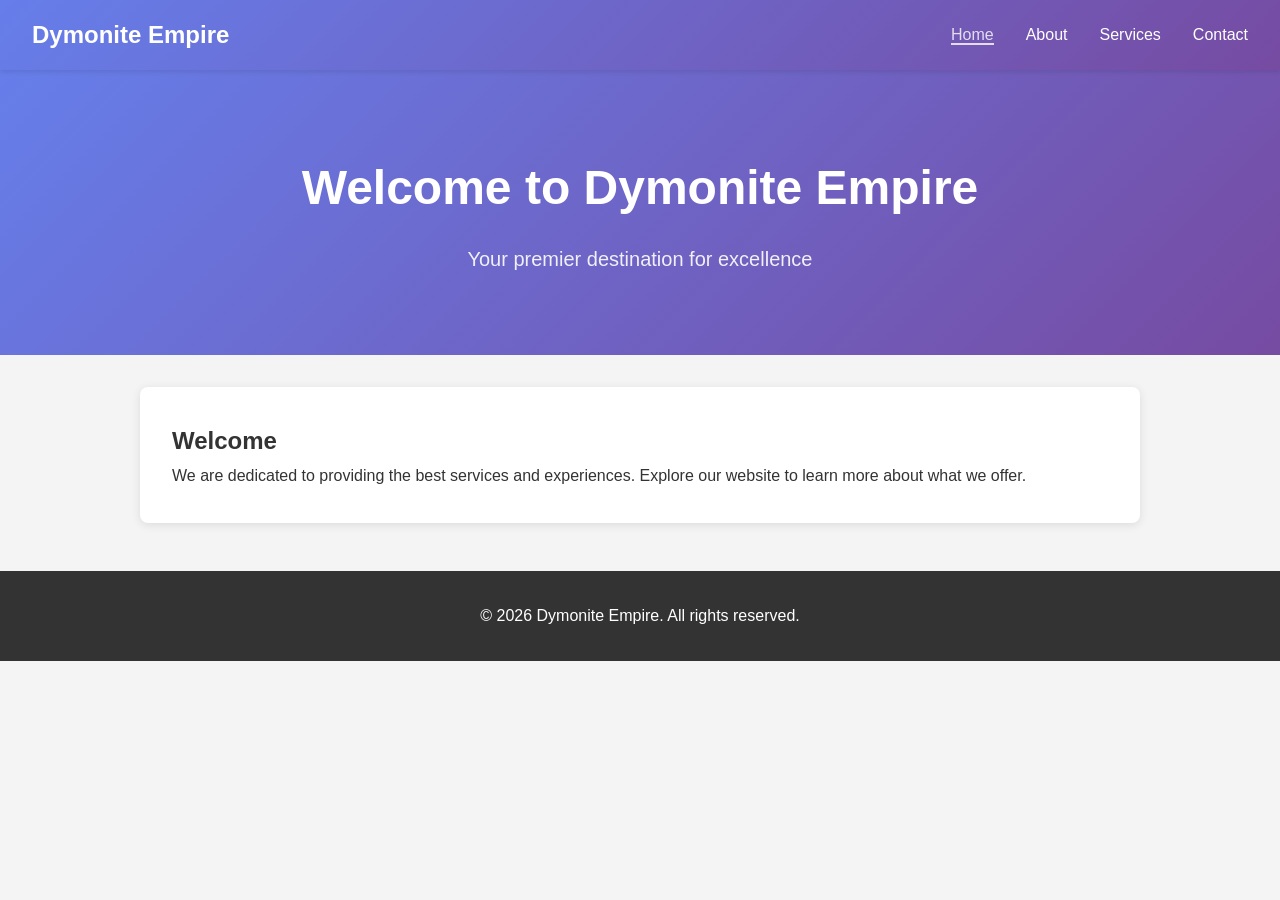
<file: index.html>
<!DOCTYPE html>
<html lang="en">
<head>
    <meta charset="UTF-8">
    <meta name="viewport" content="width=device-width, initial-scale=1.0">
    <title>Home - Dymonite Empire</title>
    <link rel="stylesheet" href="styles.css">
</head>
<body>
    <nav class="navbar">
        <div class="logo">Dymonite Empire</div>
        <ul class="nav-links">
            <li><a href="index.html" class="active">Home</a></li>
            <li><a href="about.html">About</a></li>
            <li><a href="services.html">Services</a></li>
            <li><a href="contact.html">Contact</a></li>
        </ul>
    </nav>

    <header class="hero">
        <h1>Welcome to Dymonite Empire</h1>
        <p>Your premier destination for excellence</p>
    </header>

    <main class="container">
        <section class="intro">
            <h2>Welcome</h2>
            <p>We are dedicated to providing the best services and experiences. Explore our website to learn more about what we offer.</p>
        </section>
    </main>

    <footer>
        <p>&copy; 2026 Dymonite Empire. All rights reserved.</p>
    </footer>
</body>
</html>
</file>
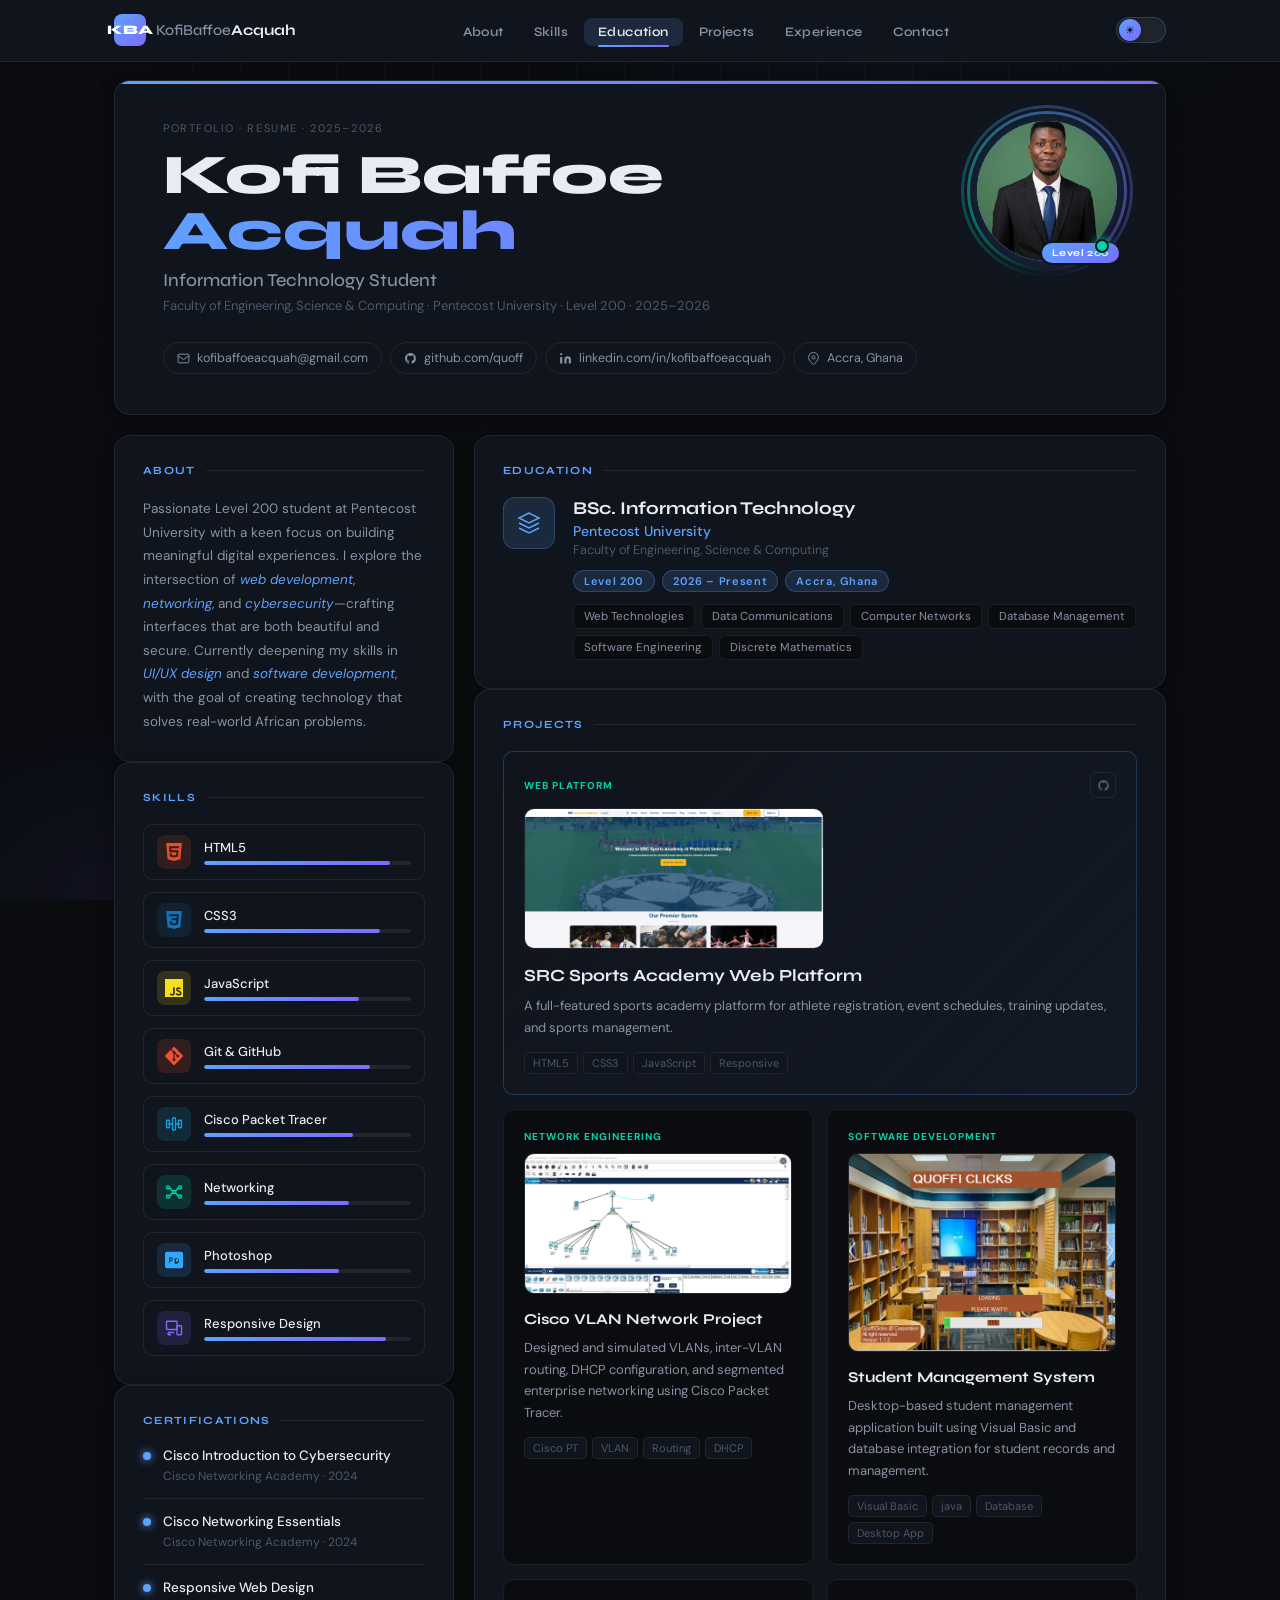
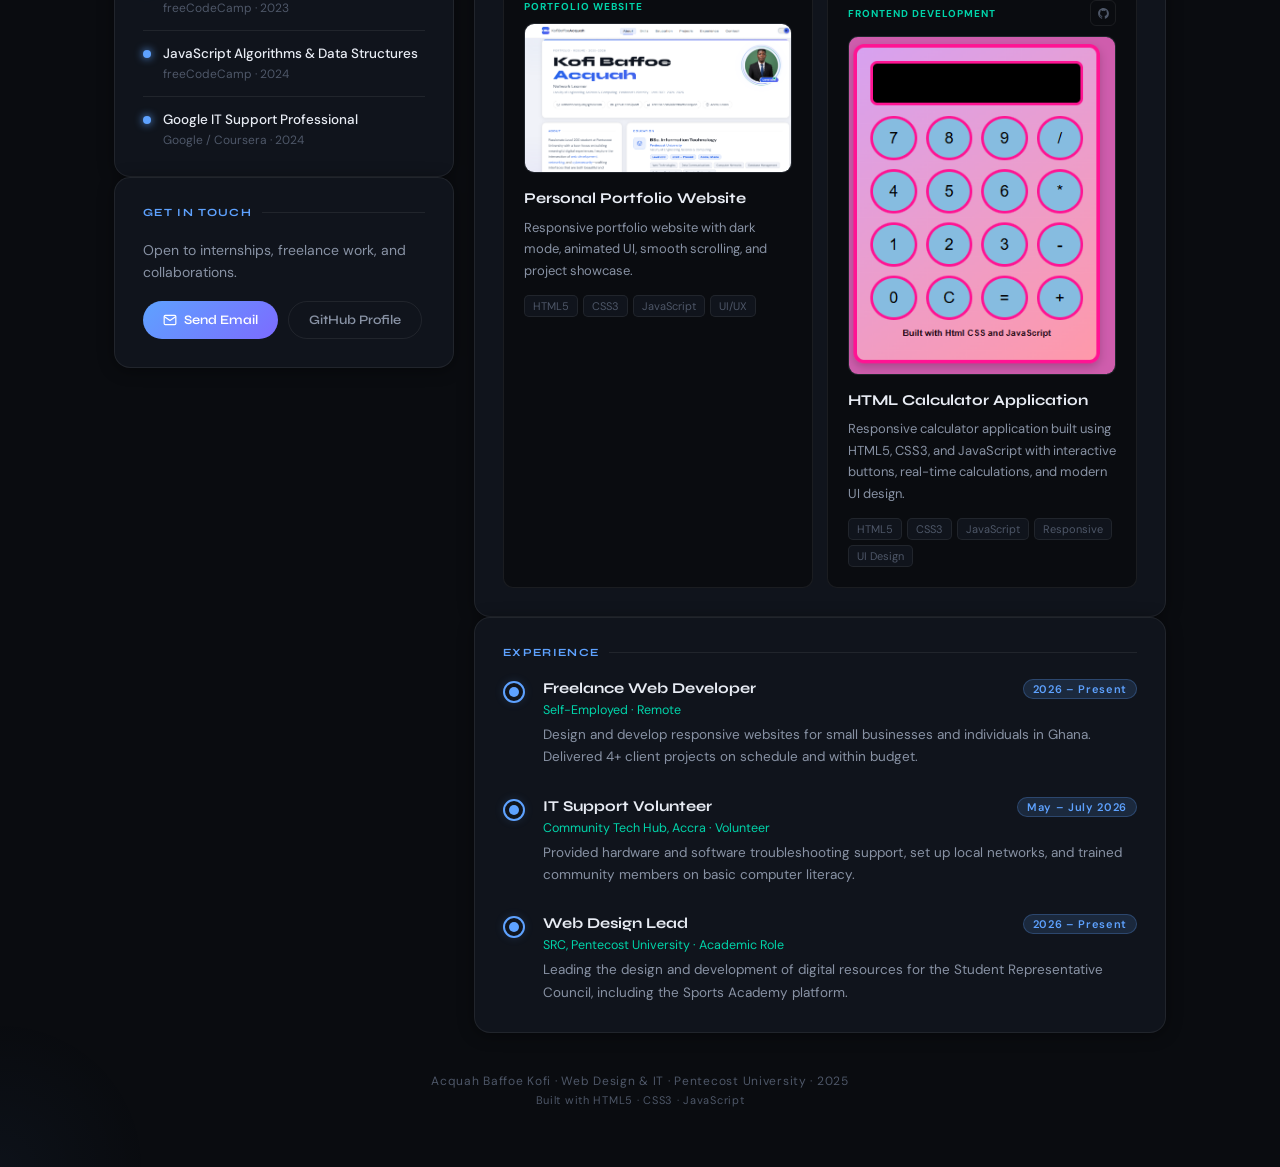
<file: Personal Portfolio/index.html>
<!DOCTYPE html>
<html lang="en" data-theme="dark">
<head>
  <meta charset="UTF-8" />
  <meta name="viewport" content="width=device-width, initial-scale=1.0" />
  <title>Kofi Baffoe Acquah — IT Student | Pentecost University</title>




 <!-- SEO Description -->
  <meta 
    name="description" 
    content="Professional portfolio of Kofi Baffoe Acquah, a web developer and networking student at Pentecost University. Explore projects in HTML5, CSS3, JavaScript, networking, and web design."
  >

  <!-- SEO Keywords -->
  <meta 
    name="keywords" 
    content="Kofi Baffoe Acquah, web developer, portfolio, networking student, HTML5, CSS3, JavaScript, GitHub portfolio, Pentecost University"
  >

  <!-- Author -->
  <meta name="author" content="Kofi Baffoe Acquah">

  <!-- Search Engine Instructions -->
  <meta name="robots" content="index, follow">

  <!-- Open Graph / Social Sharing -->
  <meta property="og:title" content="Kofi Baffoe Acquah Portfolio">
  
  <meta 
    property="og:description" 
    content="Explore projects, skills, and achievements of Kofi Baffoe Acquah."
  >

  <meta property="og:type" content="website">







  <link rel="preconnect" href="https://fonts.googleapis.com" />
  <link rel="preconnect" href="https://fonts.gstatic.com" crossorigin />
  <link href="https://fonts.googleapis.com/css2?family=Syne:wght@400;500;600;700;800&family=DM+Sans:ital,opsz,wght@0,9..40,300;0,9..40,400;0,9..40,500;1,9..40,300&display=swap" rel="stylesheet" />
  <link rel="stylesheet" href="style.css" />
</head>
<body>

  <!-- Background grid -->
  <div class="bg-grid" aria-hidden="true"></div>
  <div class="bg-glow" aria-hidden="true"></div>

  <!-- ═══════════════════ STICKY NAVBAR ═══════════════════ -->
  <nav class="navbar" id="navbar" role="navigation" aria-label="Main navigation">
    <div class="nav-inner">

      <!-- Logo -->
      <a href="#" class="nav-logo" aria-label="Back to top">
        <span class="nav-logo-initials">KBA</span>
        <span class="nav-logo-text">KofiBaffoe<strong>Acquah</strong></span>
      </a>

      <!-- Desktop links -->
      <ul class="nav-links" id="navLinks" role="list">
        <li><a href="#section-about"   class="nav-link" data-section="about">About</a></li>
        <li><a href="#section-skills"  class="nav-link" data-section="skills">Skills</a></li>
        <li><a href="#section-edu"     class="nav-link" data-section="edu">Education</a></li>
        <li><a href="#section-projects" class="nav-link" data-section="projects">Projects</a></li>
        <li><a href="#section-exp"     class="nav-link" data-section="exp">Experience</a></li>
        <li><a href="#section-contact" class="nav-link" data-section="contact">Contact</a></li>
      </ul>

      <!-- Right controls -->
      <div class="nav-controls">
        <!-- Theme toggle -->
        <button class="theme-toggle" id="themeToggle" aria-label="Toggle light/dark mode">
          <span class="toggle-track">
            <span class="toggle-thumb">
              <span class="toggle-icon sun" aria-hidden="true">☀</span>
              <span class="toggle-icon moon" aria-hidden="true">◐</span>
            </span>
          </span>
        </button>

        <!-- Hamburger -->
        <button class="hamburger" id="hamburger" aria-label="Open navigation menu" aria-expanded="false" aria-controls="navLinks">
          <span class="ham-bar"></span>
          <span class="ham-bar"></span>
          <span class="ham-bar"></span>
        </button>
      </div>

    </div>

    <!-- Mobile drawer -->
    <div class="nav-mobile" id="navMobile" aria-hidden="true">
      <ul class="nav-mobile-links" role="list">
        <li><a href="#section-about"   class="nav-mobile-link" tabindex="-1">About</a></li>
        <li><a href="#section-skills"  class="nav-mobile-link" tabindex="-1">Skills</a></li>
        <li><a href="#section-edu"     class="nav-mobile-link" tabindex="-1">Education</a></li>
        <li><a href="#section-projects" class="nav-mobile-link" tabindex="-1">Projects</a></li>
        <li><a href="#section-exp"     class="nav-mobile-link" tabindex="-1">Experience</a></li>
        <li><a href="#section-contact" class="nav-mobile-link" tabindex="-1">Contact</a></li>
      </ul>
    </div>
  </nav>

  <main class="resume-wrapper">

    <!-- ═══════════════════ HEADER ═══════════════════ -->
    <header class="header reveal" id="section-about">
      <div class="header-inner">
        <div class="header-text">
          <p class="header-eyebrow">Portfolio · Resume · 2025–2026</p>
          <h1 class="header-name">
            <span>Kofi Baffoe</span>
            <span class="name-accent">Acquah</span>
          </h1>
          <p class="header-title">Information Technology Student</p>
          <p class="header-program">Faculty of Engineering, Science &amp; Computing · Pentecost University · Level 200 · 2025–2026</p>

          <div class="header-contacts">
            <a href="mailto:kofibaffoeacquah@gmail.com" class="contact-chip">
              <svg viewBox="0 0 24 24" fill="none" stroke="currentColor" stroke-width="1.8"><rect x="2" y="4" width="20" height="16" rx="2"/><path d="M2 7l10 7 10-7"/></svg>
              kofibaffoeacquah@gmail.com
            </a>
            <a href="https://github.com/quoff" target="_blank" rel="noopener" class="contact-chip">
              <svg viewBox="0 0 24 24" fill="currentColor"><path d="M12 2C6.477 2 2 6.484 2 12.017c0 4.425 2.865 8.18 6.839 9.504.5.092.682-.217.682-.483 0-.237-.008-.868-.013-1.703-2.782.605-3.369-1.343-3.369-1.343-.454-1.158-1.11-1.466-1.11-1.466-.908-.62.069-.608.069-.608 1.003.07 1.531 1.032 1.531 1.032.892 1.53 2.341 1.088 2.91.832.092-.647.35-1.088.636-1.338-2.22-.253-4.555-1.113-4.555-4.951 0-1.093.39-1.988 1.029-2.688-.103-.253-.446-1.272.098-2.65 0 0 .84-.27 2.75 1.026A9.564 9.564 0 0112 6.844c.85.004 1.705.115 2.504.337 1.909-1.296 2.747-1.027 2.747-1.027.546 1.379.202 2.398.1 2.651.64.7 1.028 1.595 1.028 2.688 0 3.848-2.339 4.695-4.566 4.943.359.309.678.92.678 1.855 0 1.338-.012 2.419-.012 2.747 0 .268.18.58.688.482A10.019 10.019 0 0022 12.017C22 6.484 17.522 2 12 2z"/></svg>
              github.com/quoff
            </a>
            <a href="https://www.linkedin.com/in/kofibaffoeacquah-900975314/" target="_blank" rel="noopener" class="contact-chip">
              <svg viewBox="0 0 24 24" fill="currentColor"><path d="M16 8a6 6 0 016 6v7h-4v-7a2 2 0 00-2-2 2 2 0 00-2 2v7h-4v-7a6 6 0 016-6zM2 9h4v12H2z"/><circle cx="4" cy="4" r="2"/></svg>
              linkedin.com/in/kofibaffoeacquah
            </a>
            <span class="contact-chip location-chip">
              <svg viewBox="0 0 24 24" fill="none" stroke="currentColor" stroke-width="1.8"><path d="M21 10c0 7-9 13-9 13s-9-6-9-13a9 9 0 0118 0z"/><circle cx="12" cy="10" r="3"/></svg>
              Accra, Ghana
            </span>
          </div>
        </div>

     <!-- ── ENHANCED PROFILE IMAGE SECTION ── -->
<div class="profile-section">
  
  <div class="profile-wrapper">

    <div class="profile-glow-ring"></div>
    <div class="profile-glow-ring ring-b"></div>

    <!-- Image Frame -->
    <div class="profile-image-frame">

      <div class="profile-image-inner">

        <!-- Profile Image -->
        <img src="images/myphoto.png"
             alt="Kofi Baffoe Acquah"
             class="profile-img">

        <!-- Overlay -->
        <div class="profile-overlay">
          <span class="profile-overlay-text">
            View Profile
          </span>
        </div>

      </div>

    </div>

    <!-- Status Dot -->
    <div class="profile-status-dot"
         aria-label="Available for work"></div>

  </div>

  <!-- Badge -->
  <div class="avatar-badge">
    <span>Level 200</span>
  </div>

</div>
    </header>

    <!-- ═══════════════════ GRID LAYOUT ═══════════════════ -->
    <div class="content-grid">

      <!-- LEFT COLUMN -->
      <aside class="left-col">

        <!-- Summary -->
        <section class="card reveal" id="section-skills" style="--delay:.1s">
          <div class="section-label">About</div>
          <p class="summary-text">
            Passionate Level 200 student at Pentecost University with a keen focus on building meaningful digital experiences. I explore the intersection of <em>web development</em>, <em>networking</em>, and <em>cybersecurity</em>—crafting interfaces that are both beautiful and secure. Currently deepening my skills in <em>UI/UX design</em> and <em>software development</em>, with the goal of creating technology that solves real-world African problems.
          </p>
        </section>

        <!-- Skills -->
        <section class="card reveal" style="--delay:.2s">
          <div class="section-label">Skills</div>
          <div class="skills-grid">
            <div class="skill-card" data-level="90">
              <div class="skill-icon html">
                <svg viewBox="0 0 24 24" fill="currentColor"><path d="M1.5 0h21l-1.91 21.563L11.977 24l-8.564-2.438L1.5 0zm7.031 9.75l-.232-2.718 10.059.003.23-2.622L5.412 4.41l.698 8.01h9.126l-.326 3.426-2.91.804-2.955-.81-.188-2.11H6.248l.33 4.171L12 19.351l5.379-1.443.744-8.157H8.531z"/></svg>
              </div>
              <div class="skill-info">
                <span class="skill-name">HTML5</span>
                <div class="skill-bar"><div class="skill-fill" style="--w:90%"></div></div>
              </div>
            </div>
            <div class="skill-card" data-level="85">
              <div class="skill-icon css">
                <svg viewBox="0 0 24 24" fill="currentColor"><path d="M1.5 0h21l-1.91 21.563L11.977 24l-8.565-2.438L1.5 0zm17.09 4.413L5.41 4.41l.213 2.622 10.125.002-.255 2.716h-6.64l.24 2.573h6.182l-.366 3.523-2.91.804-2.956-.81-.188-2.11h-2.61l.29 3.855L12 19.288l5.373-1.53L18.59 4.413z"/></svg>
              </div>
              <div class="skill-info">
                <span class="skill-name">CSS3</span>
                <div class="skill-bar"><div class="skill-fill" style="--w:85%"></div></div>
              </div>
            </div>
            <div class="skill-card" data-level="75">
              <div class="skill-icon js">
                <svg viewBox="0 0 24 24" fill="currentColor"><path d="M0 0h24v24H0V0zm22.034 18.276c-.175-1.095-.888-2.015-3.003-2.873-.736-.345-1.554-.585-1.797-1.14-.091-.33-.105-.51-.046-.705.15-.646.915-.84 1.515-.66.39.12.75.42.976.9 1.034-.676 1.034-.676 1.755-1.125-.27-.42-.404-.601-.586-.78-.63-.705-1.469-1.065-2.834-1.034l-.705.089c-.676.165-1.32.525-1.71 1.005-1.14 1.291-.811 3.541.569 4.471 1.365 1.02 3.361 1.244 3.616 2.205.24 1.17-.87 1.545-1.966 1.41-.811-.18-1.26-.586-1.755-1.336l-1.83 1.051c.21.48.45.689.81 1.109 1.74 1.756 6.09 1.666 6.871-1.004.029-.09.24-.705.074-1.65l.046.067zm-8.983-7.245h-2.248c0 1.938-.009 3.864-.009 5.805 0 1.232.063 2.363-.138 2.711-.33.689-1.18.601-1.566.48-.396-.196-.597-.466-.83-.855-.063-.105-.11-.196-.127-.196l-1.825 1.125c.305.63.75 1.172 1.324 1.517.855.51 2.004.675 3.207.405.783-.226 1.458-.691 1.811-1.411.51-.93.402-2.07.397-3.346.012-2.054 0-4.109 0-6.179l.004-.056z"/></svg>
              </div>
              <div class="skill-info">
                <span class="skill-name">JavaScript</span>
                <div class="skill-bar"><div class="skill-fill" style="--w:75%"></div></div>
              </div>
            </div>
            <div class="skill-card" data-level="80">
              <div class="skill-icon git">
                <svg viewBox="0 0 24 24" fill="currentColor"><path d="M23.546 10.93L13.067.452c-.604-.603-1.582-.603-2.188 0L8.708 2.627l2.76 2.76c.645-.215 1.379-.07 1.889.441.516.515.658 1.258.438 1.9l2.658 2.66c.645-.223 1.387-.078 1.9.435.721.72.721 1.884 0 2.604-.719.719-1.881.719-2.6 0-.539-.541-.674-1.337-.404-1.996L12.86 8.955v6.525c.176.086.342.203.488.348.713.721.713 1.883 0 2.6-.719.721-1.889.721-2.609 0-.719-.719-.719-1.879 0-2.598.182-.18.387-.316.605-.406V8.835c-.217-.091-.424-.222-.6-.401-.545-.545-.676-1.342-.396-2.009L7.636 3.7.45 10.881c-.6.605-.6 1.584 0 2.189l10.48 10.477c.604.604 1.582.604 2.186 0l10.43-10.43c.605-.603.605-1.582 0-2.187"/></svg>
              </div>
              <div class="skill-info">
                <span class="skill-name">Git &amp; GitHub</span>
                <div class="skill-bar"><div class="skill-fill" style="--w:80%"></div></div>
              </div>
            </div>
            <div class="skill-card" data-level="72">
              <div class="skill-icon cisco">
                <svg viewBox="0 0 24 24" fill="none" stroke="currentColor" stroke-width="1.8"><rect x="2" y="7" width="4" height="10" rx="1"/><rect x="10" y="4" width="4" height="16" rx="1"/><rect x="18" y="7" width="4" height="10" rx="1"/><path d="M4 12h6M14 12h6"/></svg>
              </div>
              <div class="skill-info">
                <span class="skill-name">Cisco Packet Tracer</span>
                <div class="skill-bar"><div class="skill-fill" style="--w:72%"></div></div>
              </div>
            </div>
            <div class="skill-card" data-level="70">
              <div class="skill-icon net">
                <svg viewBox="0 0 24 24" fill="none" stroke="currentColor" stroke-width="1.8"><circle cx="12" cy="12" r="2"/><circle cx="4" cy="6" r="2"/><circle cx="20" cy="6" r="2"/><circle cx="4" cy="18" r="2"/><circle cx="20" cy="18" r="2"/><path d="M6 6l4 5M18 6l-4 5M6 18l4-5M18 18l-4-5"/></svg>
              </div>
              <div class="skill-info">
                <span class="skill-name">Networking</span>
                <div class="skill-bar"><div class="skill-fill" style="--w:70%"></div></div>
              </div>
            </div>
            <div class="skill-card" data-level="65">
              <div class="skill-icon ps">
                <svg viewBox="0 0 24 24" fill="currentColor"><path d="M0 3.322v17.356C0 21.699 1.301 23 2.322 23H21.68C22.699 23 24 21.699 24 20.678V3.322C24 2.301 22.699 1 21.678 1H2.322C1.301 1 0 2.301 0 3.322zm5.5 12.392V8.467c0-.115.059-.172.174-.172.33 0 .66-.007.998-.007.34 0 .677.016 1.013.047a4.3 4.3 0 011.002.23c.311.108.585.274.823.497.238.223.425.501.563.836.138.334.207.72.207 1.157 0 .45-.08.851-.24 1.203a2.37 2.37 0 01-.665.875c-.284.23-.622.405-1.012.522-.391.117-.815.175-1.27.175h-.575v2.063c0 .115-.058.174-.173.174H5.674c-.115 0-.174-.059-.174-.174zm1.543-3.426h.52c.187 0 .37-.023.548-.07a1.32 1.32 0 00.46-.22.982.982 0 00.302-.4c.073-.163.11-.358.11-.585 0-.205-.03-.385-.088-.54a.966.966 0 00-.261-.385 1.08 1.08 0 00-.42-.228 2.04 2.04 0 00-.565-.072h-.605v2.5zm5.95 3.555c-.12-.056-.18-.153-.18-.293v-5.76c0-.14.068-.21.204-.21h2.01c.596 0 1.118.083 1.564.248.448.165.82.4 1.12.703.299.304.522.672.67 1.103.147.432.22.917.22 1.456 0 .596-.084 1.126-.253 1.59a3.155 3.155 0 01-.724 1.175c-.313.32-.698.564-1.154.734-.458.17-.975.254-1.553.254H13.2c-.099 0-.18-.028-.206-.083v.083zm1.7-1.237h.728c.31 0 .586-.047.827-.14.242-.094.445-.233.61-.42.165-.186.29-.415.376-.688.087-.273.13-.586.13-.94 0-.354-.037-.667-.113-.938a1.844 1.844 0 00-.338-.687 1.45 1.45 0 00-.572-.424 2.03 2.03 0 00-.808-.147h-.84v4.384z"/></svg>
              </div>
              <div class="skill-info">
                <span class="skill-name">Photoshop</span>
                <div class="skill-bar"><div class="skill-fill" style="--w:65%"></div></div>
              </div>
            </div>
            <div class="skill-card" data-level="88">
              <div class="skill-icon responsive">
                <svg viewBox="0 0 24 24" fill="none" stroke="currentColor" stroke-width="1.8"><rect x="2" y="3" width="14" height="11" rx="1"/><path d="M8 21H5.5a1.5 1.5 0 010-3H12"/><rect x="16" y="9" width="6" height="12" rx="1"/></svg>
              </div>
              <div class="skill-info">
                <span class="skill-name">Responsive Design</span>
                <div class="skill-bar"><div class="skill-fill" style="--w:88%"></div></div>
              </div>
            </div>
          </div>
        </section>

        <!-- Certifications -->
        <section class="card reveal" style="--delay:.3s">
          <div class="section-label">Certifications</div>
          <ul class="cert-list">
            <li class="cert-item">
              <div class="cert-dot"></div>
              <div>
                <strong>Cisco Introduction to Cybersecurity</strong>
                <span class="cert-meta">Cisco Networking Academy · 2024</span>
              </div>
            </li>
            <li class="cert-item">
              <div class="cert-dot"></div>
              <div>
                <strong>Cisco Networking Essentials</strong>
                <span class="cert-meta">Cisco Networking Academy · 2024</span>
              </div>
            </li>
            <li class="cert-item">
              <div class="cert-dot"></div>
              <div>
                <strong>Responsive Web Design</strong>
                <span class="cert-meta">freeCodeCamp · 2023</span>
              </div>
            </li>
            <li class="cert-item">
              <div class="cert-dot"></div>
              <div>
                <strong>JavaScript Algorithms &amp; Data Structures</strong>
                <span class="cert-meta">freeCodeCamp · 2024</span>
              </div>
            </li>
            <li class="cert-item">
              <div class="cert-dot"></div>
              <div>
                <strong>Google IT Support Professional</strong>
                <span class="cert-meta">Google / Coursera · 2024</span>
              </div>
            </li>
          </ul>
        </section>

        <!-- Contact Section -->
        <section class="card contact-card reveal" id="section-contact" style="--delay:.4s">
          <div class="section-label">Get in Touch</div>
          <p class="contact-text">Open to internships, freelance work, and collaborations.</p>
          <div class="contact-actions">
            <a href="mailto:kwame.asante@student.pentvars.edu.gh" class="btn-primary">
              <svg viewBox="0 0 24 24" fill="none" stroke="currentColor" stroke-width="2"><path d="M4 4h16c1.1 0 2 .9 2 2v12c0 1.1-.9 2-2 2H4c-1.1 0-2-.9-2-2V6c0-1.1.9-2 2-2z"/><polyline points="22,6 12,13 2,6"/></svg>
              Send Email
            </a>
            <a href="https://github.com/kwameasante" target="_blank" rel="noopener" class="btn-ghost">
              GitHub Profile
            </a>
          </div>
        </section>

      </aside>

      <!-- RIGHT COLUMN -->
      <div class="right-col">

        <!-- Education -->
        <section class="card reveal" id="section-edu" style="--delay:.15s">
          <div class="section-label">Education</div>
          <div class="edu-block">
            <div class="edu-logo">
              <svg viewBox="0 0 24 24" fill="none" stroke="currentColor" stroke-width="1.5"><path d="M12 2L2 7l10 5 10-5-10-5z"/><path d="M2 17l10 5 10-5"/><path d="M2 12l10 5 10-5"/></svg>
            </div>
            <div class="edu-info">
              <h3 class="edu-title">BSc. Information Technology</h3>
              <p class="edu-school">Pentecost University</p>
              <p class="edu-dept">Faculty of Engineering, Science &amp; Computing</p>
              <div class="edu-tags">
                <span class="tag">Level 200</span>
                <span class="tag">2026 – Present</span>
                <span class="tag">Accra, Ghana</span>
              </div>
              <div class="edu-courses">
                <span class="course-chip">Web Technologies</span>
                <span class="course-chip">Data Communications</span>
                <span class="course-chip">Computer Networks</span>
                <span class="course-chip">Database Management</span>
                <span class="course-chip">Software Engineering</span>
                <span class="course-chip">Discrete Mathematics</span>
              </div>
            </div>
          </div>
        </section>

       <!-- ───────────────── PROJECTS SECTION ───────────────── -->
<section class="card reveal" id="section-projects" style="--delay:.25s">

  <div class="section-label">Projects</div>

  <div class="projects-grid">

    <!-- PROJECT 1 -->
    <article class="project-card featured">

      <div class="project-top">

        <div class="project-type">
          Web Platform
        </div>

        <div class="project-links">

          <!-- GitHub -->
          <a href="https://github.com/kofibaffoeacquah-afk"
             class="icon-link"
             target="_blank"
             aria-label="View code">

            <svg viewBox="0 0 24 24" fill="currentColor">
              <path d="M12 2C6.477 2 2 6.484 2 12.017c0 4.425 2.865 8.18 6.839 9.504.5.092.682-.217.682-.483 0-.237-.008-.868-.013-1.703-2.782.605-3.369-1.343-3.369-1.343-.454-1.158-1.11-1.466-1.11-1.466-.908-.62.069-.608.069-.608 1.003.07 1.531 1.032 1.531 1.032.892 1.53 2.341 1.088 2.91.832.092-.647.35-1.088.636-1.338-2.22-.253-4.555-1.113-4.555-4.951 0-1.093.39-1.988 1.029-2.688-.103-.253-.446-1.272.098-2.65 0 0 .84-.27 2.75 1.026A9.564 9.564 0 0112 6.844c.85.004 1.705.115 2.504.337 1.909-1.296 2.747-1.027 2.747-1.027.546 1.379.202 2.398.1 2.651.64.7 1.028 1.595 1.028 2.688 0 3.848-2.339 4.695-4.566 4.943.359.309.678.92.678 1.855 0 1.338-.012 2.419-.012 2.747 0 .268.18.58.688.482A10.019 10.019 0 0022 12.017C22 6.484 17.522 2 12 2z"/>
            </svg>

          </a>

        </div>

      </div>

      <!-- IMAGE Src sports academy -->
      <div class="project-image">
        <img src="images/SRC.png"
             alt="SRC Sports Academy Project">
      </div>

      <h3 class="project-name">
        SRC Sports Academy Web Platform
      </h3>

      <p class="project-desc">
        A full-featured sports academy platform for athlete registration,
        event schedules, training updates, and sports management.
      </p>

      <div class="project-tags">
        <span>HTML5</span>
        <span>CSS3</span>
        <span>JavaScript</span>
        <span>Responsive</span>
      </div>

    </article>

    <!-- PROJECT CISCO VLAN 2 -->
    <article class="project-card">

      <div class="project-top">

        <div class="project-type">
          Network Engineering
        </div>

      </div>

      <div class="project-image">
        <img src="images/cisco.png"
             alt="Cisco VLAN Project">
      </div>

      <h3 class="project-name">
        Cisco VLAN Network Project
      </h3>

      <p class="project-desc">
        Designed and simulated VLANs, inter-VLAN routing,
        DHCP configuration, and segmented enterprise networking
        using Cisco Packet Tracer.
      </p>

      <div class="project-tags">
        <span>Cisco PT</span>
        <span>VLAN</span>
        <span>Routing</span>
        <span>DHCP</span>
      </div>

    </article>

    <!-- PROJECT 3 -->
    <article class="project-card">

      <div class="project-top">

        <div class="project-type">
          Software Development
        </div>

      </div>

      <div class="project-image">
        <img src="images/Library.png"
             alt="Student Management System">
      </div>

      <h3 class="project-name">
        Student Management System
      </h3>

      <p class="project-desc">
        Desktop-based student management application built
        using Visual Basic and database integration for
        student records and management.
      </p>

      <div class="project-tags">
        <span>Visual Basic</span>
        <span>java</span>
        <span>Database</span>
        <span>Desktop App</span>
      </div>

    </article>

    <!-- PROJECT Website 4 -->
    <article class="project-card">

      <div class="project-top">

        <div class="project-type">
          Portfolio Website
        </div>

      </div>

      <div class="project-image">
        <img src="images/website.png"
             alt="Portfolio Website">
      </div>

      <h3 class="project-name">
        Personal Portfolio Website
      </h3>

      <p class="project-desc">
        Responsive portfolio website with dark mode,
        animated UI, smooth scrolling, and project showcase.
      </p>

      <div class="project-tags">
        <span>HTML5</span>
        <span>CSS3</span>
        <span>JavaScript</span>
        <span>UI/UX</span>
      </div>
      

    </article>
<!-- PROJECT 5 -->
<article class="project-card">

  <div class="project-top">

    <div class="project-type">
      Frontend Development
    </div>

    <div class="project-links">

      <!-- GitHub -->
      <a href="https://github.com/"
         class="icon-link"
         target="_blank"
         aria-label="View code">

        <svg viewBox="0 0 24 24" fill="currentColor">
          <path d="M12 2C6.477 2 2 6.484 2 12.017c0 4.425 2.865 8.18 6.839 9.504.5.092.682-.217.682-.483 0-.237-.008-.868-.013-1.703-2.782.605-3.369-1.343-3.369-1.343-.454-1.158-1.11-1.466-1.11-1.466-.908-.62.069-.608.069-.608 1.003.07 1.531 1.032 1.531 1.032.892 1.53 2.341 1.088 2.91.832.092-.647.35-1.088.636-1.338-2.22-.253-4.555-1.113-4.555-4.951 0-1.093.39-1.988 1.029-2.688-.103-.253-.446-1.272.098-2.65 0 0 .84-.27 2.75 1.026A9.564 9.564 0 0112 6.844c.85.004 1.705.115 2.504.337 1.909-1.296 2.747-1.027 2.747-1.027.546 1.379.202 2.398.1 2.651.64.7 1.028 1.595 1.028 2.688 0 3.848-2.339 4.695-4.566 4.943.359.309.678.92.678 1.855 0 1.338-.012 2.419-.012 2.747 0 .268.18.58.688.482A10.019 10.019 0 0022 12.017C22 6.484 17.522 2 12 2z"/>
        </svg>

      </a>

    </div>

  </div>

  <!-- PROJECT IMAGE -->
  <div class="project-image">
    <img src="images/Calculator.png"
         alt="HTML Calculator Project">
  </div>

  <h3 class="project-name">
    HTML Calculator Application
  </h3>

  <p class="project-desc">
    Responsive calculator application built using HTML5,
    CSS3, and JavaScript with interactive buttons,
    real-time calculations, and modern UI design.
  </p>

  <div class="project-tags">
    <span>HTML5</span>
    <span>CSS3</span>
    <span>JavaScript</span>
    <span>Responsive</span>
    <span>UI Design</span>
  </div>

</article>
  </div>

</section>

        <!-- Experience -->
        <section class="card reveal" id="section-exp" style="--delay:.35s">
          <div class="section-label">Experience</div>
          <div class="timeline">

            <div class="timeline-item">
              <div class="timeline-marker"></div>
              <div class="timeline-content">
                <div class="timeline-header">
                  <h3>Freelance Web Developer</h3>
                  <span class="timeline-date">2026 – Present</span>
                </div>
                <p class="timeline-role">Self-Employed · Remote</p>
                <p class="timeline-desc">Design and develop responsive websites for small businesses and individuals in Ghana. Delivered 4+ client projects on schedule and within budget.</p>
              </div>
            </div>

            <div class="timeline-item">
              <div class="timeline-marker"></div>
              <div class="timeline-content">
                <div class="timeline-header">
                  <h3>IT Support Volunteer</h3>
                  <span class="timeline-date">May – July 2026</span>
                </div>
                <p class="timeline-role">Community Tech Hub, Accra · Volunteer</p>
                <p class="timeline-desc">Provided hardware and software troubleshooting support, set up local networks, and trained community members on basic computer literacy.</p>
              </div>
            </div>

            <div class="timeline-item">
              <div class="timeline-marker"></div>
              <div class="timeline-content">
                <div class="timeline-header">
                  <h3>Web Design Lead</h3>
                  <span class="timeline-date">2026 – Present</span>
                </div>
                <p class="timeline-role">SRC, Pentecost University · Academic Role</p>
                <p class="timeline-desc">Leading the design and development of digital resources for the Student Representative Council, including the Sports Academy platform.</p>
              </div>
            </div>

          </div>
        </section>

      </div>
    </div>

    <!-- Footer -->
    <footer class="resume-footer reveal" style="--delay:.5s">
      <p>Acquah Baffoe Kofi · Web Design &amp; IT · Pentecost University · 2025</p>
      <p class="footer-sub">Built with HTML5 · CSS3 · JavaScript</p>
    </footer>

  </main>

  <script src="script.js"></script>
</body>
</html>
</file>
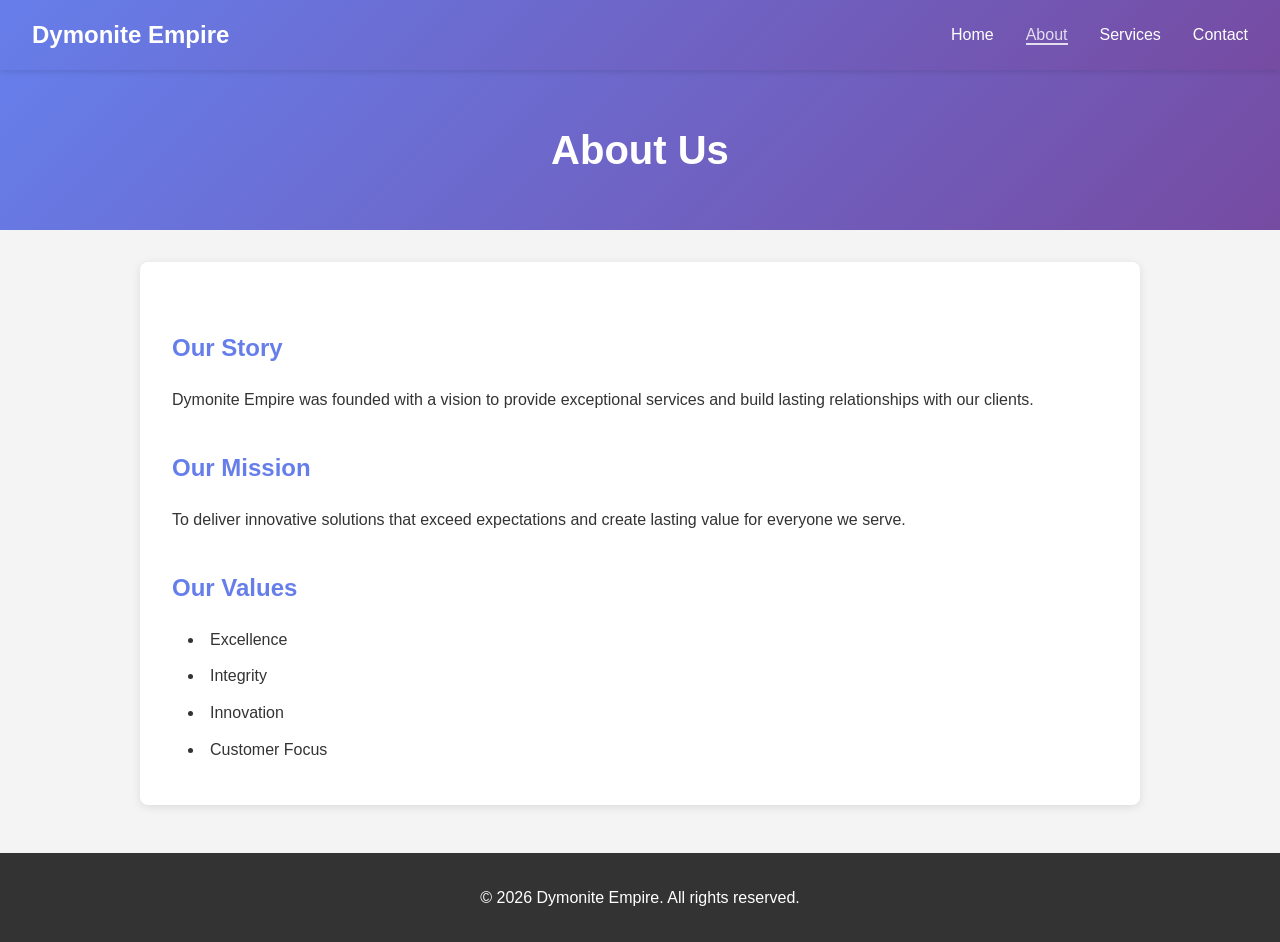
<file: about.html>
<!DOCTYPE html>
<html lang="en">
<head>
    <meta charset="UTF-8">
    <meta name="viewport" content="width=device-width, initial-scale=1.0">
    <title>About - Dymonite Empire</title>
    <link rel="stylesheet" href="styles.css">
</head>
<body>
    <nav class="navbar">
        <div class="logo">Dymonite Empire</div>
        <ul class="nav-links">
            <li><a href="index.html">Home</a></li>
            <li><a href="about.html" class="active">About</a></li>
            <li><a href="services.html">Services</a></li>
            <li><a href="contact.html">Contact</a></li>
        </ul>
    </nav>

    <header class="page-header">
        <h1>About Us</h1>
    </header>

    <main class="container">
        <section class="content">
            <h2>Our Story</h2>
            <p>Dymonite Empire was founded with a vision to provide exceptional services and build lasting relationships with our clients.</p>
            
            <h2>Our Mission</h2>
            <p>To deliver innovative solutions that exceed expectations and create lasting value for everyone we serve.</p>
            
            <h2>Our Values</h2>
            <ul>
                <li>Excellence</li>
                <li>Integrity</li>
                <li>Innovation</li>
                <li>Customer Focus</li>
            </ul>
        </section>
    </main>

    <footer>
        <p>&copy; 2026 Dymonite Empire. All rights reserved.</p>
    </footer>
</body>
</html>
</file>
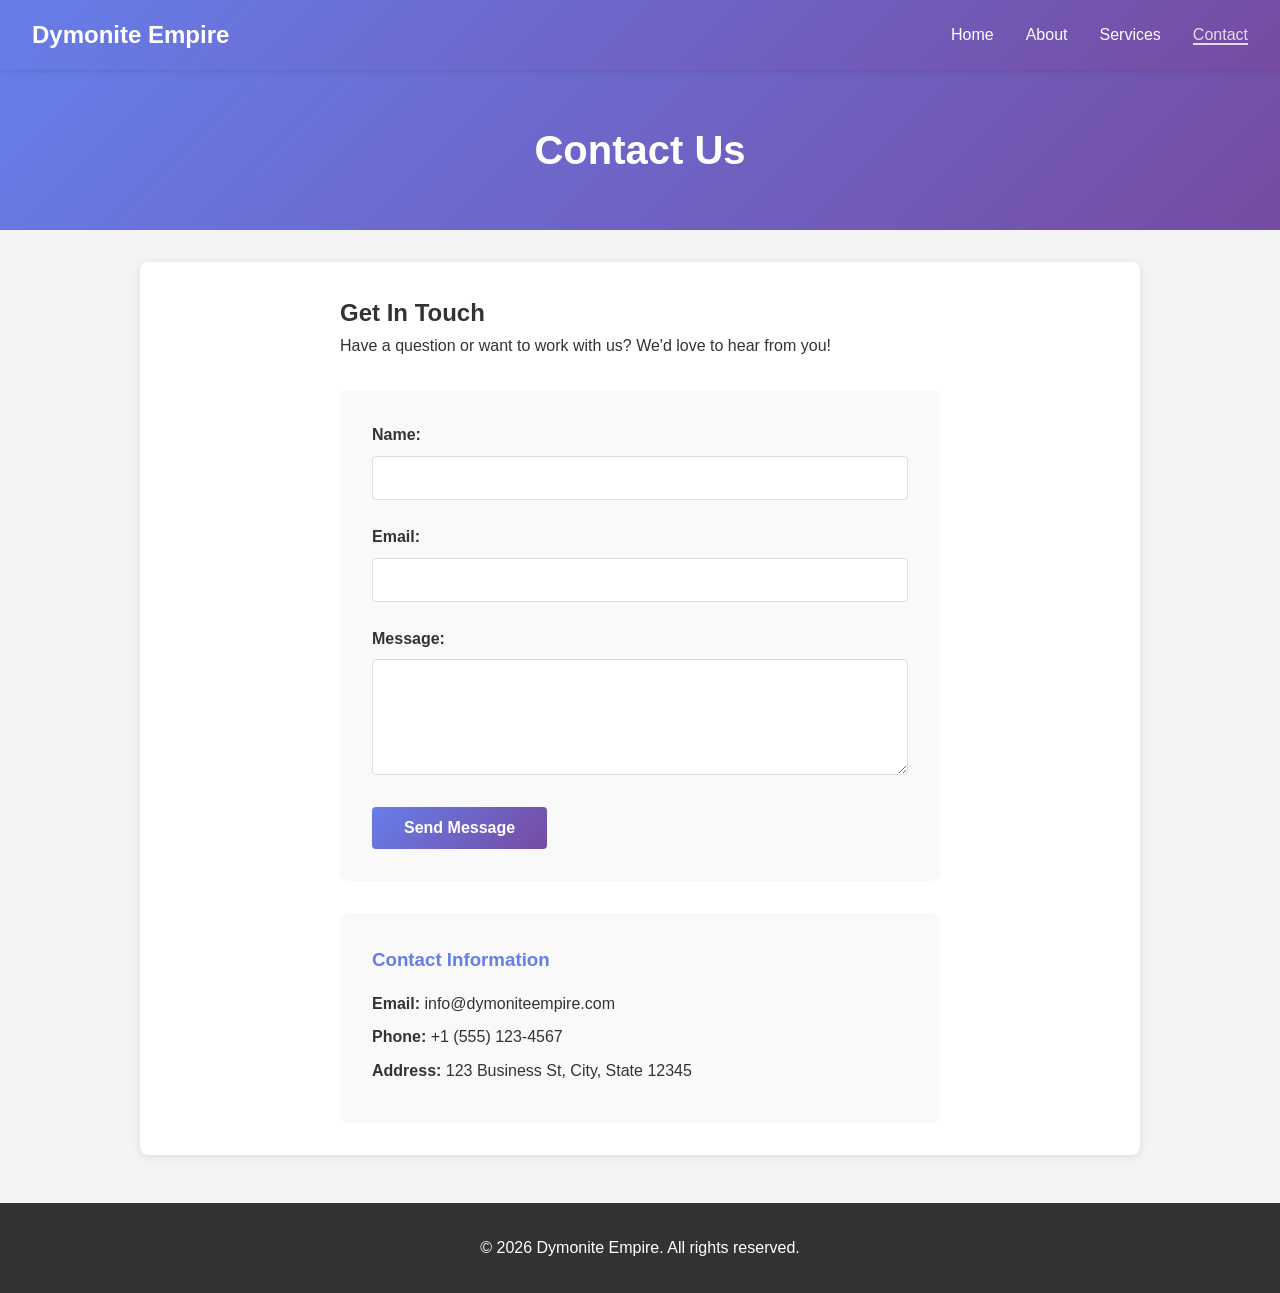
<file: contact.html>
<!DOCTYPE html>
<html lang="en">
<head>
    <meta charset="UTF-8">
    <meta name="viewport" content="width=device-width, initial-scale=1.0">
    <title>Contact - Dymonite Empire</title>
    <link rel="stylesheet" href="styles.css">
</head>
<body>
    <nav class="navbar">
        <div class="logo">Dymonite Empire</div>
        <ul class="nav-links">
            <li><a href="index.html">Home</a></li>
            <li><a href="about.html">About</a></li>
            <li><a href="services.html">Services</a></li>
            <li><a href="contact.html" class="active">Contact</a></li>
        </ul>
    </nav>

    <header class="page-header">
        <h1>Contact Us</h1>
    </header>

    <main class="container">
        <section class="contact-section">
            <h2>Get In Touch</h2>
            <p>Have a question or want to work with us? We'd love to hear from you!</p>
            
            <form class="contact-form">
                <div class="form-group">
                    <label for="name">Name:</label>
                    <input type="text" id="name" name="name" required>
                </div>
                <div class="form-group">
                    <label for="email">Email:</label>
                    <input type="email" id="email" name="email" required>
                </div>
                <div class="form-group">
                    <label for="message">Message:</label>
                    <textarea id="message" name="message" rows="5" required></textarea>
                </div>
                <button type="submit" class="btn">Send Message</button>
            </form>

            <div class="contact-info">
                <h3>Contact Information</h3>
                <p><strong>Email:</strong> info@dymoniteempire.com</p>
                <p><strong>Phone:</strong> +1 (555) 123-4567</p>
                <p><strong>Address:</strong> 123 Business St, City, State 12345</p>
            </div>
        </section>
    </main>

    <footer>
        <p>&copy; 2026 Dymonite Empire. All rights reserved.</p>
    </footer>
</body>
</html>
</file>
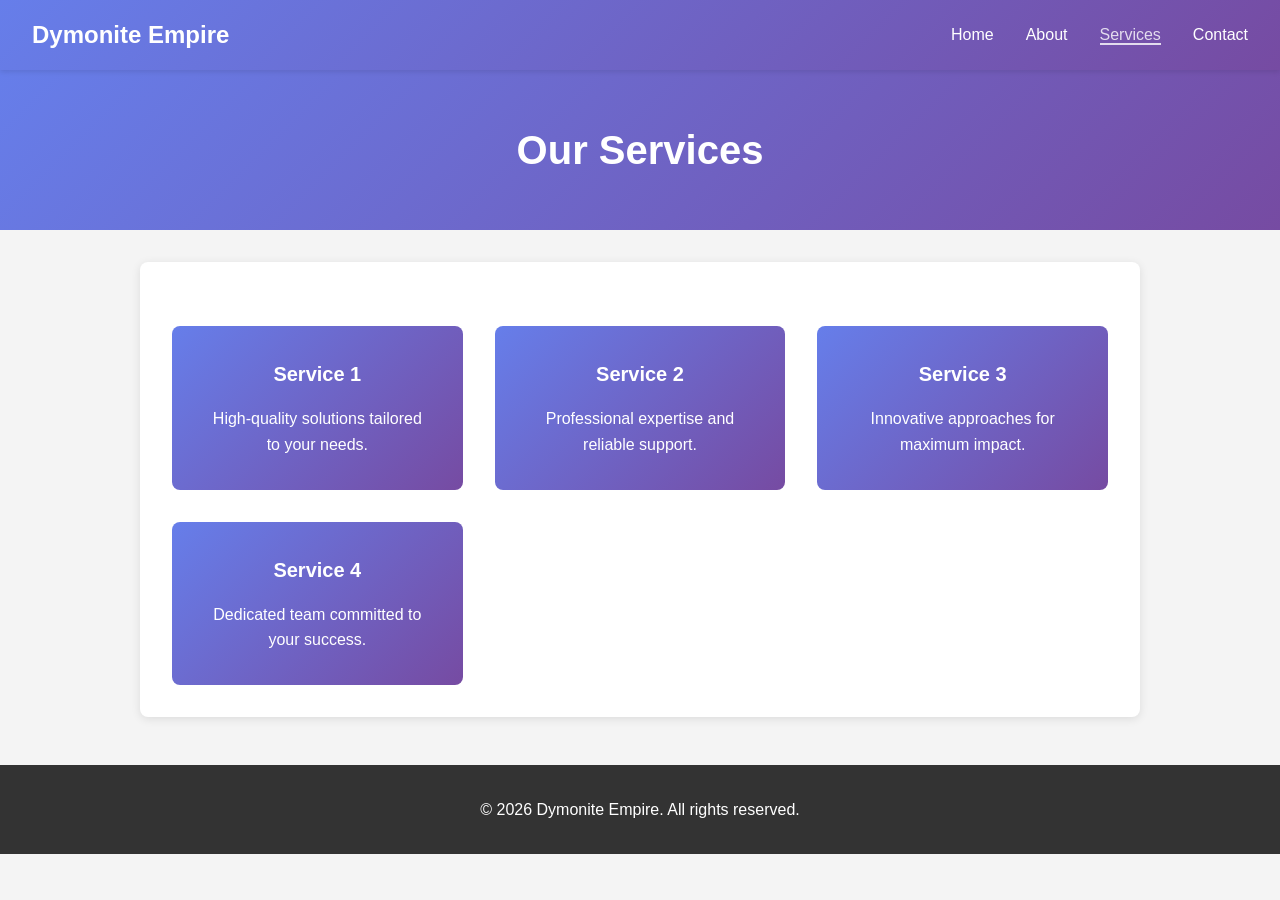
<file: services.html>
<!DOCTYPE html>
<html lang="en">
<head>
    <meta charset="UTF-8">
    <meta name="viewport" content="width=device-width, initial-scale=1.0">
    <title>Services - Dymonite Empire</title>
    <link rel="stylesheet" href="styles.css">
</head>
<body>
    <nav class="navbar">
        <div class="logo">Dymonite Empire</div>
        <ul class="nav-links">
            <li><a href="index.html">Home</a></li>
            <li><a href="about.html">About</a></li>
            <li><a href="services.html" class="active">Services</a></li>
            <li><a href="contact.html">Contact</a></li>
        </ul>
    </nav>

    <header class="page-header">
        <h1>Our Services</h1>
    </header>

    <main class="container">
        <section class="services-grid">
            <div class="service-card">
                <h3>Service 1</h3>
                <p>High-quality solutions tailored to your needs.</p>
            </div>
            <div class="service-card">
                <h3>Service 2</h3>
                <p>Professional expertise and reliable support.</p>
            </div>
            <div class="service-card">
                <h3>Service 3</h3>
                <p>Innovative approaches for maximum impact.</p>
            </div>
            <div class="service-card">
                <h3>Service 4</h3>
                <p>Dedicated team committed to your success.</p>
            </div>
        </section>
    </main>

    <footer>
        <p>&copy; 2026 Dymonite Empire. All rights reserved.</p>
    </footer>
</body>
</html>
</file>
<file: styles.css>
* {
    margin: 0;
    padding: 0;
    box-sizing: border-box;
}

body {
    font-family: 'Segoe UI', Tahoma, Geneva, Verdana, sans-serif;
    line-height: 1.6;
    color: #333;
    background-color: #f4f4f4;
}

/* Navigation */
.navbar {
    background: linear-gradient(135deg, #667eea 0%, #764ba2 100%);
    padding: 1rem 2rem;
    display: flex;
    justify-content: space-between;
    align-items: center;
    box-shadow: 0 2px 5px rgba(0,0,0,0.1);
    position: sticky;
    top: 0;
    z-index: 100;
}

.logo {
    color: white;
    font-size: 1.5rem;
    font-weight: bold;
}

.nav-links {
    display: flex;
    list-style: none;
    gap: 2rem;
}

.nav-links a {
    color: white;
    text-decoration: none;
    transition: opacity 0.3s ease;
    font-weight: 500;
}

.nav-links a:hover,
.nav-links a.active {
    opacity: 0.8;
    border-bottom: 2px solid white;
}

/* Hero Section */
.hero {
    background: linear-gradient(135deg, #667eea 0%, #764ba2 100%);
    color: white;
    padding: 5rem 2rem;
    text-align: center;
}

.hero h1 {
    font-size: 3rem;
    margin-bottom: 1rem;
}

.hero p {
    font-size: 1.25rem;
    opacity: 0.9;
}

/* Page Header */
.page-header {
    background: linear-gradient(135deg, #667eea 0%, #764ba2 100%);
    color: white;
    padding: 3rem 2rem;
    text-align: center;
}

.page-header h1 {
    font-size: 2.5rem;
}

/* Main Container */
.container {
    max-width: 1000px;
    margin: 2rem auto;
    padding: 0 2rem;
    background: white;
    border-radius: 8px;
    box-shadow: 0 2px 10px rgba(0,0,0,0.1);
    padding: 2rem;
}

/* Content Sections */
.intro,
.content {
    line-height: 1.8;
}

.content h2 {
    margin-top: 2rem;
    margin-bottom: 1rem;
    color: #667eea;
}

.content ul {
    list-style-position: inside;
    margin-left: 1rem;
}

.content li {
    margin-bottom: 0.5rem;
}

/* Services Grid */
.services-grid {
    display: grid;
    grid-template-columns: repeat(auto-fit, minmax(250px, 1fr));
    gap: 2rem;
    margin-top: 2rem;
}

.service-card {
    background: linear-gradient(135deg, #667eea 0%, #764ba2 100%);
    color: white;
    padding: 2rem;
    border-radius: 8px;
    transition: transform 0.3s ease, box-shadow 0.3s ease;
    text-align: center;
}

.service-card:hover {
    transform: translateY(-5px);
    box-shadow: 0 5px 15px rgba(0,0,0,0.2);
}

.service-card h3 {
    margin-bottom: 1rem;
    font-size: 1.25rem;
}

/* Contact Form */
.contact-section {
    max-width: 600px;
    margin: 0 auto;
}

.contact-form {
    background: #f9f9f9;
    padding: 2rem;
    border-radius: 8px;
    margin: 2rem 0;
}

.form-group {
    margin-bottom: 1.5rem;
}

.form-group label {
    display: block;
    margin-bottom: 0.5rem;
    font-weight: 600;
    color: #333;
}

.form-group input,
.form-group textarea {
    width: 100%;
    padding: 0.75rem;
    border: 1px solid #ddd;
    border-radius: 4px;
    font-size: 1rem;
    font-family: inherit;
}

.form-group input:focus,
.form-group textarea:focus {
    outline: none;
    border-color: #667eea;
    box-shadow: 0 0 5px rgba(102, 126, 234, 0.3);
}

.btn {
    background: linear-gradient(135deg, #667eea 0%, #764ba2 100%);
    color: white;
    padding: 0.75rem 2rem;
    border: none;
    border-radius: 4px;
    cursor: pointer;
    font-size: 1rem;
    font-weight: 600;
    transition: transform 0.2s ease;
}

.btn:hover {
    transform: scale(1.05);
}

.contact-info {
    background: #f9f9f9;
    padding: 2rem;
    border-radius: 8px;
    margin-top: 2rem;
}

.contact-info h3 {
    margin-bottom: 1rem;
    color: #667eea;
}

.contact-info p {
    margin-bottom: 0.5rem;
}

/* Footer */
footer {
    background: #333;
    color: white;
    text-align: center;
    padding: 2rem;
    margin-top: 3rem;
}

/* Responsive Design */
@media (max-width: 768px) {
    .nav-links {
        gap: 1rem;
    }

    .hero h1 {
        font-size: 2rem;
    }

    .page-header h1 {
        font-size: 1.75rem;
    }

    .services-grid {
        grid-template-columns: 1fr;
    }
}
</file>
<file: Personal Portfolio/style.css>
/* ─────────────────────────────────────────
   CSS VARIABLES / TOKENS
───────────────────────────────────────── */
:root {
  /* Dark theme (default) */
  --bg: #0a0c10;
  --bg-card: #10141c;
  --bg-card-hover: #141820;
  --border: rgba(255,255,255,.07);
  --border-accent: rgba(94,162,255,.25);
  --text-primary: #e8ecf4;
  --text-secondary: #8892a4;
  --text-muted: #4e5768;
  --accent: #5ea2ff;
  --accent-2: #7c6bff;
  --accent-3: #00d4aa;
  --accent-glow: rgba(94,162,255,.15);
  --accent-gradient: linear-gradient(135deg, #5ea2ff 0%, #7c6bff 100%);
  --shadow: 0 4px 24px rgba(0,0,0,.5);
  --shadow-card: 0 2px 16px rgba(0,0,0,.4);
  --radius: 16px;
  --radius-sm: 10px;

  /* Skill colors */
  --skill-html: #e34f26;
  --skill-css: #1572b6;
  --skill-js: #f7df1e;
  --skill-git: #f05032;
  --skill-cisco: #1ba0d7;
  --skill-net: #00d4aa;
  --skill-ps: #31a8ff;
  --skill-responsive: #7c6bff;

  /* Typography */
  --font-display: 'Syne', sans-serif;
  --font-body: 'DM Sans', sans-serif;
}

[data-theme="light"] {
  --bg: #f0f2f8;
  --bg-card: #ffffff;
  --bg-card-hover: #f7f9ff;
  --border: rgba(0,0,0,.08);
  --border-accent: rgba(94,162,255,.3);
  --text-primary: #0f1520;
  --text-secondary: #475569;
  --text-muted: #94a3b8;
  --accent: #2563eb;
  --accent-2: #6366f1;
  --accent-3: #0d9488;
  --accent-glow: rgba(37,99,235,.1);
  --accent-gradient: linear-gradient(135deg, #2563eb 0%, #6366f1 100%);
  --shadow: 0 4px 24px rgba(0,0,0,.12);
  --shadow-card: 0 2px 16px rgba(0,0,0,.08);
}

/* ─────────────────────────────────────────
   RESET & BASE
───────────────────────────────────────── */
*, *::before, *::after { box-sizing: border-box; margin: 0; padding: 0; }

html { scroll-behavior: smooth; }

body {
  font-family: var(--font-body);
  background: var(--bg);
  color: var(--text-primary);
  min-height: 100vh;
  overflow-x: hidden;
  transition: background .35s ease, color .35s ease;
}

a { color: inherit; text-decoration: none; }
ul { list-style: none; }
em { font-style: italic; color: var(--accent); }

/* ─────────────────────────────────────────
   BACKGROUND DECORATION
───────────────────────────────────────── */
.bg-grid {
  position: fixed; inset: 0; z-index: 0; pointer-events: none;
  background-image:
    linear-gradient(var(--border) 1px, transparent 1px),
    linear-gradient(90deg, var(--border) 1px, transparent 1px);
  background-size: 48px 48px;
  mask-image: radial-gradient(ellipse 80% 80% at 50% 0%, black 30%, transparent 80%);
  opacity: .4;
}

.bg-glow {
  position: fixed; inset: 0; z-index: 0; pointer-events: none;
  background: radial-gradient(ellipse 60% 50% at 70% -10%, rgba(94,162,255,.07) 0%, transparent 60%),
              radial-gradient(ellipse 40% 40% at 10% 100%, rgba(124,107,255,.06) 0%, transparent 60%);
}

/* ─────────────────────────────────────────
   STICKY NAVBAR
───────────────────────────────────────── */
.navbar {
  position: fixed; top: 0; left: 0; right: 0; z-index: 200;
  background: var(--bg-card);
  border-bottom: 1px solid var(--border);
  backdrop-filter: blur(16px);
  -webkit-backdrop-filter: blur(16px);
  transition: background .35s ease, border-color .35s ease, box-shadow .3s ease;
}
.navbar.scrolled {
  box-shadow: 0 4px 24px rgba(0,0,0,.3);
  border-bottom-color: var(--border-accent);
}

.nav-inner {
  max-width: 1100px; margin: 0 auto;
  padding: 0 24px;
  height: 60px;
  display: flex; align-items: center; justify-content: space-between; gap: 24px;
}

/* Logo */
.nav-logo {
  display: flex; align-items: center; gap: 10px; flex-shrink: 0;
  text-decoration: none;
}
.nav-logo-initials {
  width: 32px; height: 32px; border-radius: 8px;
  background: var(--accent-gradient);
  display: flex; align-items: center; justify-content: center;
  font-family: var(--font-display); font-size: 13px; font-weight: 800;
  color: #fff;
  transition: transform .2s;
}
.nav-logo:hover .nav-logo-initials { transform: rotate(-6deg) scale(1.05); }
.nav-logo-text {
  font-family: var(--font-display); font-size: 15px; font-weight: 500;
  color: var(--text-secondary);
}
.nav-logo-text strong { color: var(--text-primary); font-weight: 700; }

/* Desktop nav links */
.nav-links {
  display: flex; align-items: center; gap: 2px;
  list-style: none;
}
.nav-link {
  position: relative;
  padding: 6px 14px;
  font-family: var(--font-display); font-size: 13px; font-weight: 600;
  color: var(--text-secondary);
  border-radius: 8px;
  transition: color .2s, background .2s;
  letter-spacing: .03em;
}
.nav-link::after {
  content: '';
  position: absolute; bottom: -1px; left: 50%; right: 50%;
  height: 2px; border-radius: 2px;
  background: var(--accent-gradient);
  transition: left .25s ease, right .25s ease;
}
.nav-link:hover, .nav-link.active {
  color: var(--text-primary);
  background: var(--accent-glow);
}
.nav-link.active::after { left: 14px; right: 14px; }
.nav-link:hover::after { left: 14px; right: 14px; }

/* Nav right controls */
.nav-controls {
  display: flex; align-items: center; gap: 10px; flex-shrink: 0;
}

/* ─────────────────────────────────────────
   THEME TOGGLE (in navbar)
───────────────────────────────────────── */
.theme-toggle {
  background: none; border: none; cursor: pointer; padding: 0;
  display: flex; align-items: center;
}
.toggle-track {
  width: 50px; height: 26px; border-radius: 13px;
  background: var(--border);
  border: 1px solid var(--border-accent);
  position: relative; display: flex; align-items: center;
  padding: 2px;
  transition: background .3s, border-color .3s;
  box-shadow: inset 0 1px 3px rgba(0,0,0,.25);
}
.toggle-thumb {
  width: 22px; height: 22px; border-radius: 50%;
  background: var(--accent-gradient);
  position: relative;
  transform: translateX(0);
  transition: transform .3s cubic-bezier(.34,1.56,.64,1);
  display: flex; align-items: center; justify-content: center;
  box-shadow: 0 2px 6px rgba(0,0,0,.3);
}
[data-theme="light"] .toggle-thumb { transform: translateX(24px); }

.toggle-icon { position: absolute; font-size: 11px; transition: opacity .25s; }
.toggle-icon.sun { opacity: 1; }
.toggle-icon.moon { opacity: 0; }
[data-theme="light"] .toggle-icon.sun { opacity: 0; }
[data-theme="light"] .toggle-icon.moon { opacity: 1; }

.theme-toggle:hover .toggle-track { border-color: var(--accent); }

/* ─────────────────────────────────────────
   HAMBURGER
───────────────────────────────────────── */
.hamburger {
  display: none;
  flex-direction: column; justify-content: center; align-items: center;
  gap: 5px;
  width: 38px; height: 38px; border-radius: 10px;
  border: 1px solid var(--border); background: transparent;
  cursor: pointer;
  padding: 0;
  transition: border-color .2s, background .2s;
}
.hamburger:hover { border-color: var(--accent); background: var(--accent-glow); }
.hamburger:focus-visible { outline: 2px solid var(--accent); outline-offset: 2px; }

.ham-bar {
  display: block; width: 18px; height: 2px;
  border-radius: 2px;
  background: var(--text-secondary);
  transform-origin: center;
  transition: transform .35s cubic-bezier(.23,1,.32,1), opacity .2s, width .2s, background .2s;
}
.hamburger[aria-expanded="true"] .ham-bar:nth-child(1) { transform: translateY(7px) rotate(45deg); }
.hamburger[aria-expanded="true"] .ham-bar:nth-child(2) { opacity: 0; width: 0; }
.hamburger[aria-expanded="true"] .ham-bar:nth-child(3) { transform: translateY(-7px) rotate(-45deg); }
.hamburger[aria-expanded="true"] .ham-bar { background: var(--accent); }

/* ─────────────────────────────────────────
   MOBILE DRAWER
───────────────────────────────────────── */
.nav-mobile {
  overflow: hidden;
  max-height: 0;
  transition: max-height .45s cubic-bezier(.16,1,.3,1), opacity .3s ease;
  opacity: 0;
  border-top: 1px solid transparent;
}
.nav-mobile.open {
  max-height: 400px;
  opacity: 1;
  border-top-color: var(--border);
}

.nav-mobile-links {
  display: flex; flex-direction: column;
  padding: 12px 16px 18px;
  gap: 2px;
  list-style: none;
}
.nav-mobile-link {
  display: block; padding: 11px 16px;
  font-family: var(--font-display); font-size: 14px; font-weight: 600;
  color: var(--text-secondary);
  border-radius: 10px;
  transition: color .2s, background .2s, transform .2s;
  transform: translateX(-8px);
  opacity: 0;
}
.nav-mobile.open .nav-mobile-link {
  transform: translateX(0);
  opacity: 1;
}
.nav-mobile-links li:nth-child(1) .nav-mobile-link { transition-delay: .05s; }
.nav-mobile-links li:nth-child(2) .nav-mobile-link { transition-delay: .09s; }
.nav-mobile-links li:nth-child(3) .nav-mobile-link { transition-delay: .13s; }
.nav-mobile-links li:nth-child(4) .nav-mobile-link { transition-delay: .17s; }
.nav-mobile-links li:nth-child(5) .nav-mobile-link { transition-delay: .21s; }
.nav-mobile-links li:nth-child(6) .nav-mobile-link { transition-delay: .25s; }
.nav-mobile-link:hover, .nav-mobile-link.active {
  background: var(--accent-glow); color: var(--accent);
}

/* ─────────────────────────────────────────
   PROFILE IMAGE SECTION
───────────────────────────────────────── */
.profile-section {
  position: relative; flex-shrink: 0;
  display: flex; flex-direction: column; align-items: center; gap: 12px;
}

.profile-wrapper {
  position: relative;
  width: 140px; height: 140px;
}

/* Animated glow rings */
.profile-glow-ring {
  position: absolute;
  inset: -10px;
  border-radius: 50%;
  background: conic-gradient(
    from 0deg,
    var(--accent) 0%,
    var(--accent-2) 30%,
    transparent 50%,
    var(--accent-3) 70%,
    var(--accent) 100%
  );
  animation: spin-ring 4s linear infinite;
  opacity: .7;
}
.profile-glow-ring.ring-b {
  inset: -16px;
  animation-duration: 7s;
  animation-direction: reverse;
  opacity: .3;
}
.profile-glow-ring::before {
  content: '';
  position: absolute; inset: 3px;
  border-radius: 50%;
  background: var(--bg-card);
}

@keyframes spin-ring {
  to { transform: rotate(360deg); }
}


.profile-img {
  width: 100%;
  height: 100%;
  object-fit: cover;
  display: block;
  border-radius: 50%;
  transition: transform .4s ease;
}

/* Smooth zoom











/* Image frame */
.profile-image-frame {
  position: absolute; inset: 0;
  border-radius: 50%;
  overflow: hidden;
  cursor: pointer;
  transition: transform .4s cubic-bezier(.34,1.56,.64,1),
              box-shadow .4s ease;
  box-shadow: 0 0 20px var(--accent-glow), 0 0 40px rgba(94,162,255,.1);
}
.profile-image-frame:hover {
  transform: scale(1.08);
  box-shadow: 0 0 40px rgba(94,162,255,.4), 0 0 70px rgba(124,107,255,.25);
}

.profile-image-inner {
  width: 100%; height: 100%;
  background: var(--accent-gradient);
  display: flex; align-items: center; justify-content: center;
  position: relative;
}

.profile-initials {
  font-family: var(--font-display);
  font-size: 42px; font-weight: 800;
  color: #fff; z-index: 1;
  transition: opacity .3s, transform .3s;
}

/* Hover overlay */
.profile-overlay {
  position: absolute; inset: 0;
  background: rgba(0,0,0,.5);
  display: flex; align-items: center; justify-content: center;
  opacity: 0;
  transition: opacity .3s ease;
  backdrop-filter: blur(2px);
}
.profile-overlay-text {
  font-family: var(--font-display); font-size: 12px; font-weight: 700;
  letter-spacing: .08em; text-transform: uppercase;
  color: #fff;
}
.profile-image-frame:hover .profile-overlay { opacity: 1; }
.profile-image-frame:hover .profile-initials { opacity: 0; transform: scale(.8); }

/* Status dot */
.profile-status-dot {
  position: absolute; bottom: 8px; right: 8px;
  width: 14px; height: 14px; border-radius: 50%;
  background: var(--accent-3);
  border: 2px solid var(--bg-card);
  box-shadow: 0 0 8px var(--accent-3);
  animation: pulse-dot 2.5s ease infinite;
  z-index: 10;
}
@keyframes pulse-dot {
  0%, 100% { box-shadow: 0 0 6px var(--accent-3); }
  50% { box-shadow: 0 0 14px var(--accent-3), 0 0 24px rgba(0,212,170,.3); }
}

/* ─────────────────────────────────────────
   LAYOUT
───────────────────────────────────────── */
.resume-wrapper {
  position: relative; z-index: 1;
  max-width: 1100px;
  margin: 0 auto;
  padding: 80px 24px 60px;
}

.content-grid {
  display: grid;
  grid-template-columns: 340px 1fr;
  gap: 20px;
  margin-top: 20px;
  align-items: start;
}

/* ─────────────────────────────────────────
   CARD
───────────────────────────────────────── */
.card {
  background: var(--bg-card);
  border: 1px solid var(--border);
  border-radius: var(--radius);
  padding: 28px;
  box-shadow: var(--shadow-card);
  transition: border-color .25s, box-shadow .25s, transform .25s;
}
.card:hover {
  border-color: var(--border-accent);
  box-shadow: var(--shadow), 0 0 0 1px var(--border-accent);
  transform: translateY(-1px);
}

.section-label {
  font-family: var(--font-display);
  font-size: 11px; font-weight: 700;
  letter-spacing: .12em; text-transform: uppercase;
  color: var(--accent);
  margin-bottom: 20px;
  display: flex; align-items: center; gap: 10px;
}
.section-label::after {
  content: ''; flex: 1; height: 1px; background: var(--border);
}

/* ─────────────────────────────────────────
   HEADER
───────────────────────────────────────── */
.header {
  background: var(--bg-card);
  border: 1px solid var(--border);
  border-radius: var(--radius);
  padding: 40px 48px;
  box-shadow: var(--shadow-card);
  overflow: hidden;
  position: relative;
}
.header::before {
  content: '';
  position: absolute; top: 0; left: 0; right: 0; height: 3px;
  background: var(--accent-gradient);
}
.header-inner {
  display: flex; justify-content: space-between; align-items: flex-start; gap: 40px;
}

.header-eyebrow {
  font-size: 11px; letter-spacing: .14em; text-transform: uppercase;
  color: var(--text-muted); margin-bottom: 12px;
}

.header-name {
  font-family: var(--font-display);
  font-size: clamp(38px, 5vw, 56px);
  font-weight: 800;
  line-height: 1;
  margin-bottom: 10px;
  display: flex; flex-direction: column;
}
.header-name span:first-child { color: var(--text-primary); }
.name-accent {
  background: var(--accent-gradient);
  -webkit-background-clip: text;
  -webkit-text-fill-color: transparent;
  background-clip: text;
}

.header-title {
  font-family: var(--font-display);
  font-size: 18px; font-weight: 500;
  color: var(--text-secondary);
  margin-bottom: 6px;
}

.header-program {
  font-size: 13px; color: var(--text-muted); margin-bottom: 28px;
}

.header-contacts {
  display: flex; flex-wrap: wrap; gap: 8px;
}

.contact-chip {
  display: inline-flex; align-items: center; gap: 7px;
  padding: 7px 13px;
  border: 1px solid var(--border);
  border-radius: 40px;
  font-size: 12.5px; color: var(--text-secondary);
  background: transparent;
  transition: all .2s ease;
  white-space: nowrap;
}
.contact-chip svg { width: 13px; height: 13px; flex-shrink: 0; }
.contact-chip:hover:not(.location-chip) {
  border-color: var(--accent);
  color: var(--accent);
  background: var(--accent-glow);
}
.location-chip { cursor: default; }

/* Avatar badge (shared with profile section) */
.avatar-badge {
  position: absolute; bottom: -4px; right: -4px;
  background: var(--accent-gradient);
  color: #fff;
  font-family: var(--font-display);
  font-size: 10px; font-weight: 700;
  letter-spacing: .06em;
  padding: 4px 10px;
  border-radius: 20px;
  border: 2px solid var(--bg-card);
}

@keyframes spin-slow {
  to { transform: rotate(360deg); }
}

/* ─────────────────────────────────────────
   SKILLS
───────────────────────────────────────── */
.skills-grid {
  display: flex; flex-direction: column; gap: 12px;
}

.skill-card {
  display: flex; align-items: center; gap: 13px;
  padding: 10px 13px;
  border-radius: var(--radius-sm);
  border: 1px solid var(--border);
  background: transparent;
  transition: background .2s, border-color .2s;
}
.skill-card:hover {
  background: var(--accent-glow);
  border-color: var(--border-accent);
}

.skill-icon {
  width: 34px; height: 34px; border-radius: 8px;
  display: flex; align-items: center; justify-content: center;
  flex-shrink: 0;
}
.skill-icon svg { width: 18px; height: 18px; }

.skill-icon.html { background: rgba(227,79,38,.15); color: var(--skill-html); }
.skill-icon.css  { background: rgba(21,114,182,.15); color: var(--skill-css); }
.skill-icon.js   { background: rgba(247,223,30,.15); color: var(--skill-js); }
.skill-icon.git  { background: rgba(240,80,50,.15); color: var(--skill-git); }
.skill-icon.cisco { background: rgba(27,160,215,.15); color: var(--skill-cisco); }
.skill-icon.net  { background: rgba(0,212,170,.15); color: var(--skill-net); }
.skill-icon.ps   { background: rgba(49,168,255,.15); color: var(--skill-ps); }
.skill-icon.responsive { background: rgba(124,107,255,.15); color: var(--skill-responsive); }

.skill-info { flex: 1; min-width: 0; }

.skill-name {
  display: block;
  font-size: 13px; font-weight: 500;
  color: var(--text-primary);
  margin-bottom: 5px;
}

.skill-bar {
  height: 4px; border-radius: 4px;
  background: var(--border);
  overflow: hidden;
}

.skill-fill {
  height: 100%; border-radius: 4px;
  background: var(--accent-gradient);
  width: 0;
  transition: width 1s cubic-bezier(.16,1,.3,1);
}

/* ─────────────────────────────────────────
   CERTIFICATIONS
───────────────────────────────────────── */
.cert-list { display: flex; flex-direction: column; gap: 14px; }

.cert-item {
  display: flex; align-items: flex-start; gap: 12px;
  padding-bottom: 14px;
  border-bottom: 1px solid var(--border);
}
.cert-item:last-child { border-bottom: none; padding-bottom: 0; }

.cert-dot {
  width: 8px; height: 8px; border-radius: 50%;
  background: var(--accent); flex-shrink: 0; margin-top: 5px;
  box-shadow: 0 0 8px var(--accent);
}

.cert-item strong { display: block; font-size: 13.5px; font-weight: 500; color: var(--text-primary); line-height: 1.4; }

.cert-meta {
  display: block;
  font-size: 12px; color: var(--text-muted); margin-top: 2px;
}

/* ─────────────────────────────────────────
   CONTACT CARD
───────────────────────────────────────── */
.contact-text {
  font-size: 14px; color: var(--text-secondary); margin-bottom: 18px; line-height: 1.6;
}
.contact-actions { display: flex; gap: 10px; flex-wrap: wrap; }

.btn-primary {
  display: inline-flex; align-items: center; gap: 7px;
  padding: 10px 20px;
  border-radius: 40px;
  background: var(--accent-gradient);
  color: #fff;
  font-family: var(--font-display);
  font-size: 13px; font-weight: 600;
  transition: opacity .2s, transform .2s;
}
.btn-primary svg { width: 14px; height: 14px; }
.btn-primary:hover { opacity: .88; transform: translateY(-1px); }

.btn-ghost {
  display: inline-flex; align-items: center;
  padding: 10px 20px;
  border-radius: 40px;
  border: 1px solid var(--border);
  color: var(--text-secondary);
  font-family: var(--font-display);
  font-size: 13px; font-weight: 600;
  transition: all .2s;
}
.btn-ghost:hover { border-color: var(--accent); color: var(--accent); }

/* ─────────────────────────────────────────
   EDUCATION
───────────────────────────────────────── */
.edu-block { display: flex; gap: 18px; }

.edu-logo {
  width: 52px; height: 52px; border-radius: 12px;
  border: 1px solid var(--border-accent);
  background: var(--accent-glow);
  display: flex; align-items: center; justify-content: center;
  flex-shrink: 0;
  color: var(--accent);
}
.edu-logo svg { width: 24px; height: 24px; }

.edu-title {
  font-family: var(--font-display);
  font-size: 18px; font-weight: 700; margin-bottom: 3px;
}
.edu-school { font-size: 14px; font-weight: 500; color: var(--accent); margin-bottom: 2px; }
.edu-dept { font-size: 12.5px; color: var(--text-muted); margin-bottom: 12px; }

.edu-tags { display: flex; gap: 7px; flex-wrap: wrap; margin-bottom: 12px; }

.tag {
  font-size: 11px; font-weight: 600; letter-spacing: .06em;
  padding: 3px 10px; border-radius: 20px;
  border: 1px solid var(--border-accent);
  color: var(--accent);
  background: var(--accent-glow);
}

.edu-courses { display: flex; flex-wrap: wrap; gap: 6px; }

.course-chip {
  font-size: 11.5px;
  padding: 4px 10px; border-radius: 6px;
  background: var(--bg);
  border: 1px solid var(--border);
  color: var(--text-secondary);
  transition: border-color .2s, color .2s;
}
.course-chip:hover { border-color: var(--accent); color: var(--accent); }

/* ─────────────────────────────────────────
   PROJECTS
───────────────────────────────────────── */
.projects-grid {
  display: grid;
  grid-template-columns: 1fr 1fr;
  gap: 14px;
}

.project-card {
  padding: 20px;
  border-radius: var(--radius-sm);
  border: 1px solid var(--border);
  background: var(--bg);
  transition: border-color .2s, background .2s, transform .25s;
}
.project-card:hover {
  border-color: var(--border-accent);
  background: var(--bg-card-hover);
  transform: translateY(-2px);
}
.project-card.featured {
  grid-column: 1 / -1;
  background: linear-gradient(135deg, var(--bg-card) 0%, rgba(94,162,255,.04) 100%);
  border-color: var(--border-accent);
}

.project-top {
  display: flex; justify-content: space-between; align-items: center; margin-bottom: 10px;
}

.project-type {
  font-size: 10px; font-weight: 700; letter-spacing: .1em; text-transform: uppercase;
  color: var(--accent-3);
}

.project-links { display: flex; gap: 6px; }

.icon-link {
  width: 26px; height: 26px; border-radius: 6px;
  border: 1px solid var(--border);
  display: flex; align-items: center; justify-content: center;
  color: var(--text-muted);
  transition: all .2s;
}
.icon-link svg { width: 13px; height: 13px; }
.icon-link:hover { border-color: var(--accent); color: var(--accent); background: var(--accent-glow); }

.project-name {
  font-family: var(--font-display);
  font-size: 15px; font-weight: 700;
  margin-bottom: 8px; line-height: 1.3;
}
.project-card.featured .project-name { font-size: 17px; }

.project-desc {
  font-size: 13px; color: var(--text-secondary); line-height: 1.65; margin-bottom: 14px;
}

.project-tags {
  display: flex; flex-wrap: wrap; gap: 5px;
}
.project-tags span {
  font-size: 11px;
  padding: 3px 8px; border-radius: 5px;
  background: var(--bg-card);
  border: 1px solid var(--border);
  color: var(--text-muted);
}

/* ─────────────────────────────────────────
   EXPERIENCE / TIMELINE
───────────────────────────────────────── */
.timeline { display: flex; flex-direction: column; gap: 0; }

.timeline-item {
  display: flex; gap: 18px;
  position: relative;
}
.timeline-item:not(:last-child) {
  padding-bottom: 28px;
}
.timeline-item:not(:last-child) .timeline-marker::after {
  content: '';
  position: absolute; top: 26px; left: 11px;
  width: 1px;
  height: calc(100% - 26px);
  background: var(--border);
}

.timeline-marker {
  position: relative; flex-shrink: 0;
  width: 22px; height: 22px; border-radius: 50%;
  border: 2px solid var(--accent);
  background: var(--bg-card);
  margin-top: 2px;
  box-shadow: 0 0 10px var(--accent-glow);
}
.timeline-marker::before {
  content: '';
  position: absolute; inset: 4px;
  border-radius: 50%;
  background: var(--accent);
}

.timeline-header {
  display: flex; justify-content: space-between; align-items: flex-start; gap: 10px;
  margin-bottom: 3px;
}
.timeline-header h3 {
  font-family: var(--font-display);
  font-size: 15px; font-weight: 700;
}

.timeline-date {
  font-size: 11px; font-weight: 600; letter-spacing: .06em;
  color: var(--accent); white-space: nowrap;
  padding: 2px 9px; border-radius: 20px;
  background: var(--accent-glow);
  border: 1px solid var(--border-accent);
}

.timeline-role {
  font-size: 12.5px; color: var(--accent-3); margin-bottom: 6px;
}

.timeline-desc {
  font-size: 13.5px; color: var(--text-secondary); line-height: 1.65;
}

/* ─────────────────────────────────────────
   SUMMARY
───────────────────────────────────────── */
.summary-text {
  font-size: 13.5px; line-height: 1.75;
  color: var(--text-secondary);
}

/* ─────────────────────────────────────────
   FOOTER
───────────────────────────────────────── */
.resume-footer {
  text-align: center;
  padding: 40px 0 0;
  font-size: 12px; color: var(--text-muted);
  letter-spacing: .06em;
}
.footer-sub { margin-top: 4px; font-size: 11px; }

/* ─────────────────────────────────────────
   REVEAL ANIMATION
───────────────────────────────────────── */
.reveal {
  opacity: 0;
  transform: translateY(20px);
  transition: opacity .7s ease, transform .7s ease;
  transition-delay: var(--delay, 0s);
}
.reveal.is-visible {
  opacity: 1;
  transform: none;
}

/* ─────────────────────────────────────────
   PRINT
───────────────────────────────────────── */
@media print {
  .navbar, .bg-grid, .bg-glow { display: none; }
  body { background: #fff; color: #000; }
  .card, .header { box-shadow: none; border: 1px solid #ddd; }
  .profile-glow-ring { animation: none; }
  .reveal { opacity: 1; transform: none; }
  .skill-fill { width: var(--w) !important; }
}

/* ─────────────────────────────────────────
   RESPONSIVE
───────────────────────────────────────── */

/* Hide desktop links, show hamburger on mobile */
@media (max-width: 768px) {
  .nav-links { display: none; }
  .hamburger { display: flex; }
}

@media (max-width: 900px) {
  .content-grid {
    grid-template-columns: 1fr;
  }
  .projects-grid { grid-template-columns: 1fr; }
  .project-card.featured { grid-column: auto; }
  .header { padding: 32px 28px; }
  .header-inner { flex-direction: column-reverse; gap: 24px; align-items: center; }
  .profile-wrapper { width: 110px; height: 110px; }
  .profile-initials { font-size: 32px; }
}

@media (max-width: 600px) {
  .resume-wrapper { padding: 76px 16px 48px; }
  .header { padding: 24px 20px; }
  .card { padding: 22px 18px; }
  .header-name { font-size: 36px; }
  .contact-chip { font-size: 11.5px; padding: 6px 11px; }
  .timeline-header { flex-direction: column; gap: 5px; }
  .edu-block { flex-direction: column; }
  .nav-inner { padding: 0 16px; }
  .nav-logo-text { display: none; }
  .profile-wrapper { width: 90px; height: 90px; }
  .profile-initials { font-size: 26px; }
}




/* ─────────────────────────────────────────
   PROJECT IMAGE STYLES
───────────────────────────────────────── */

/* Optional for all projects */
.project-image {
  width: 100%;
  max-width: 300px;
  height: auto;
  margin-bottom: 16px;
  border-radius: var(--radius-sm);
  overflow: hidden;
  border: 1px solid var(--border);
  background: var(--bg-card);
}

/* Responsive image */
.project-image img {
  width: 100%;
  height: auto;
  display: block;
}

/* Mobile optimization */
@media (max-width: 768px) {
  .project-image {
    max-width: 100%;
  }
}
</file>
